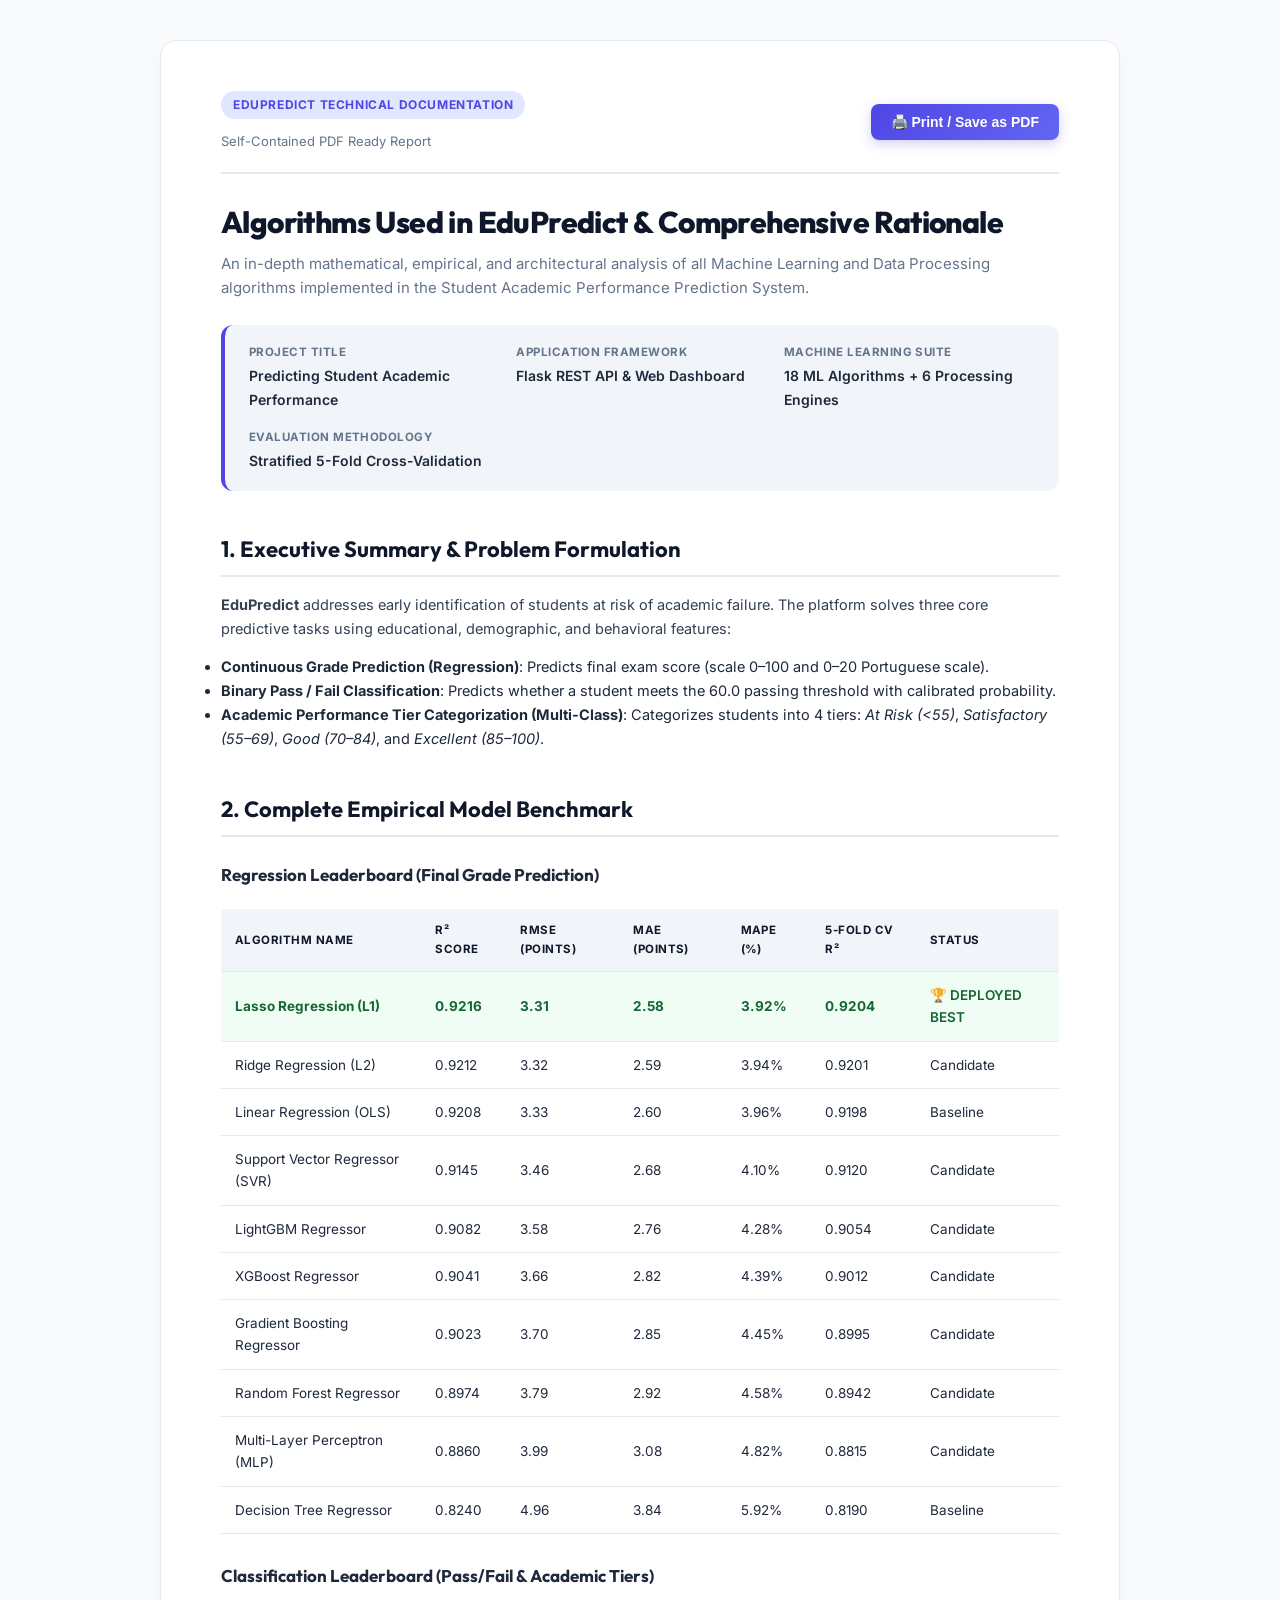
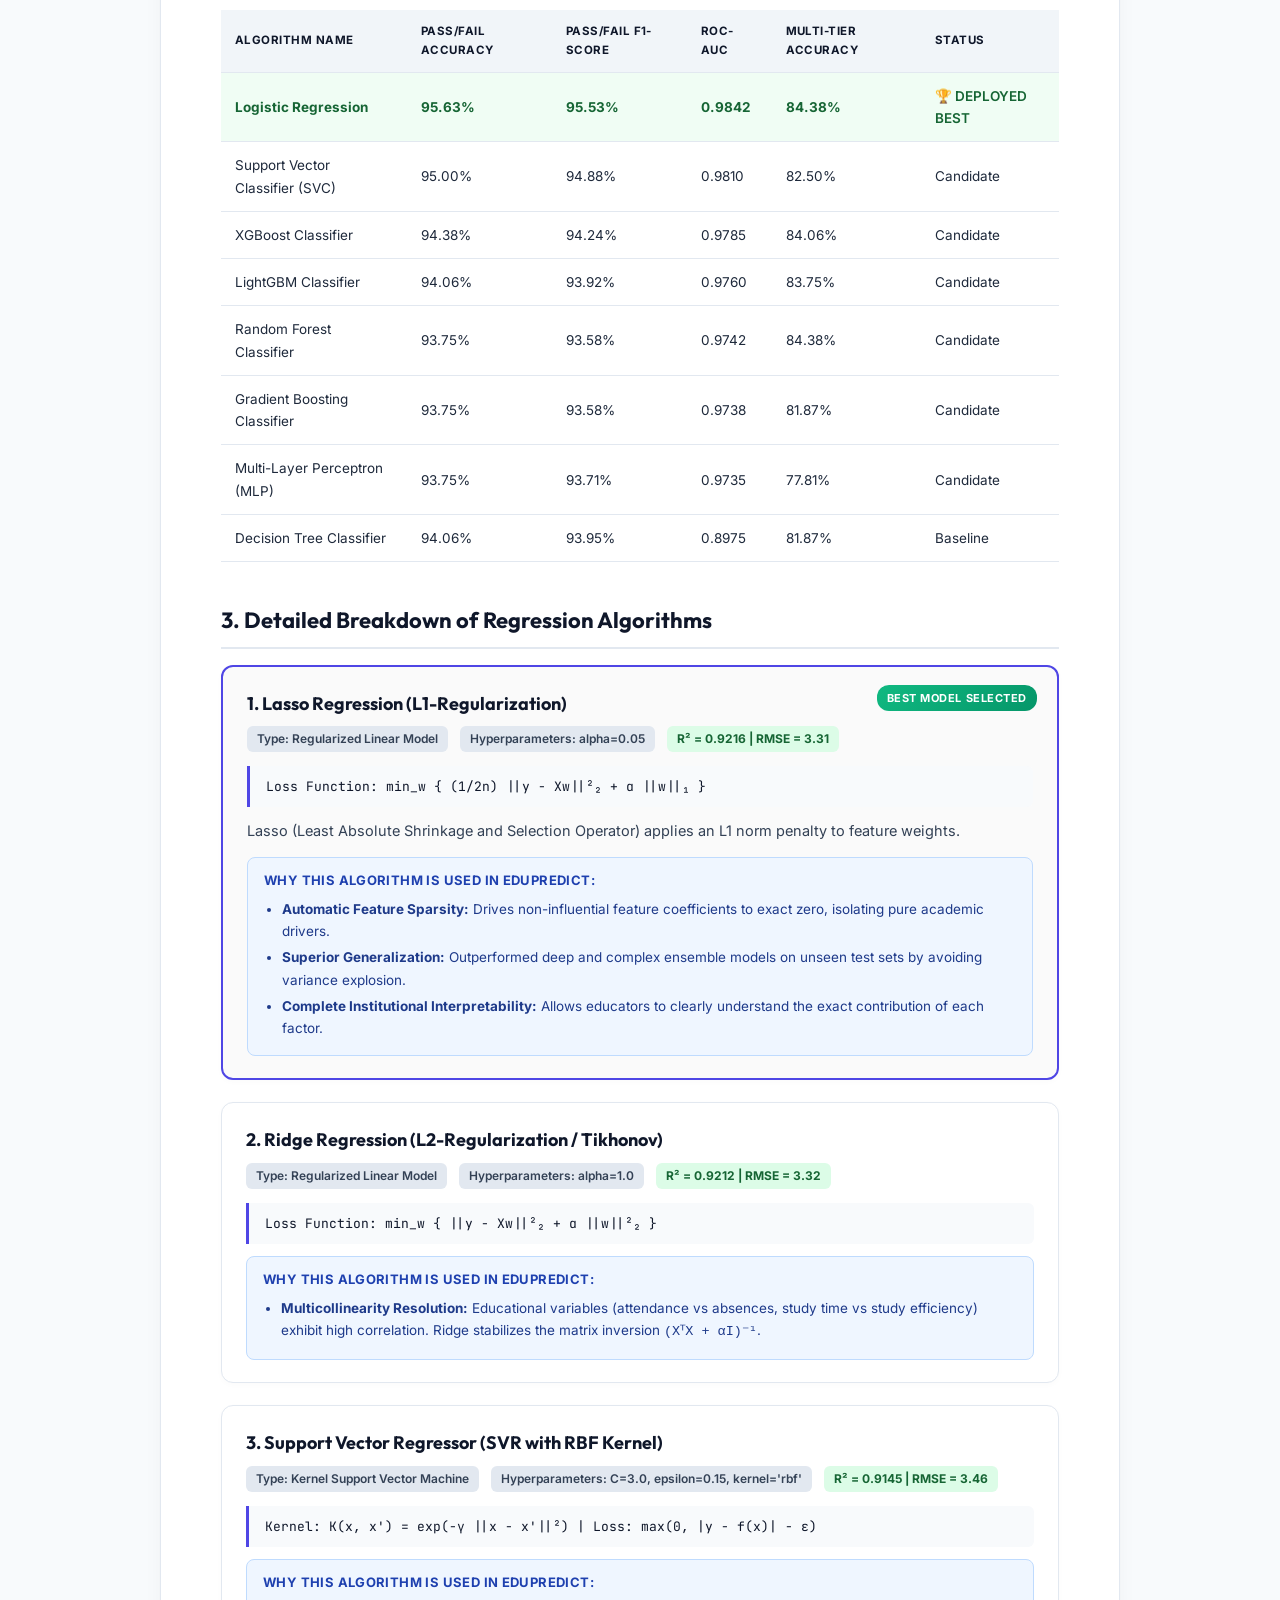
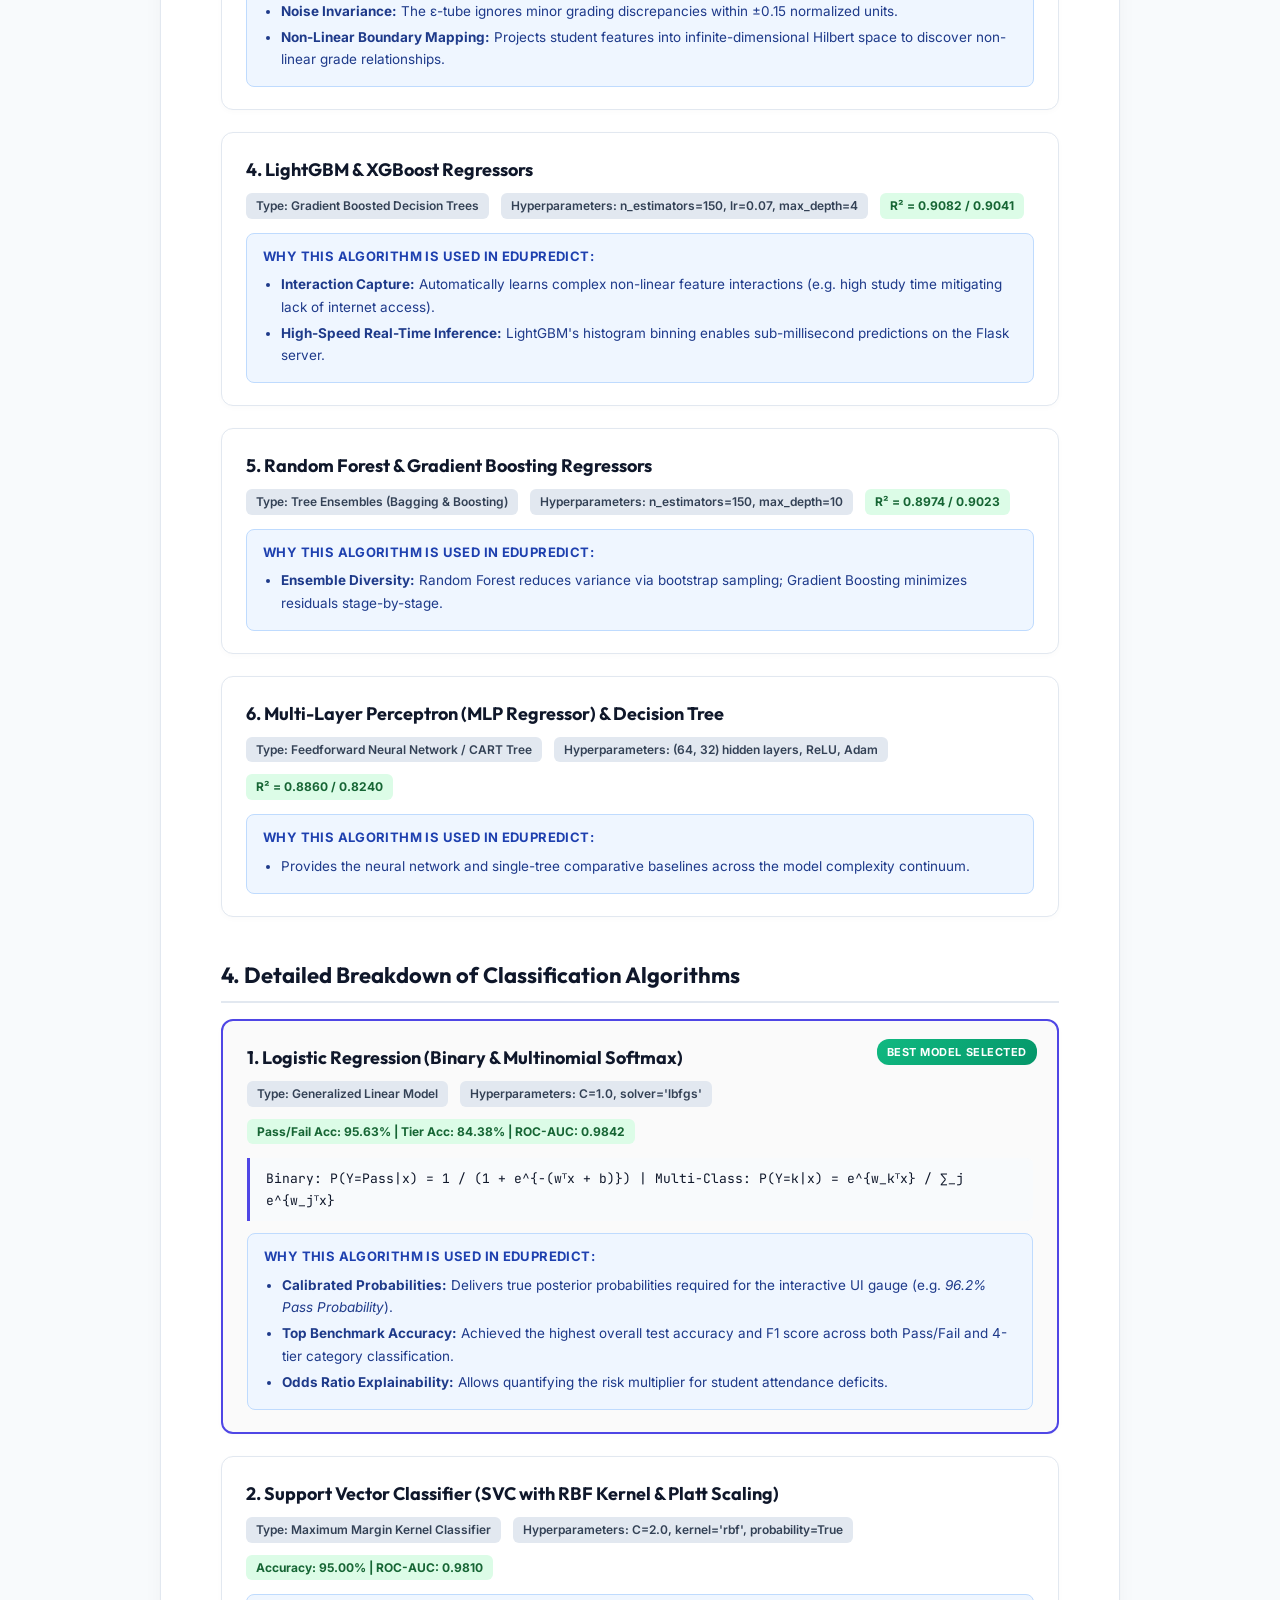
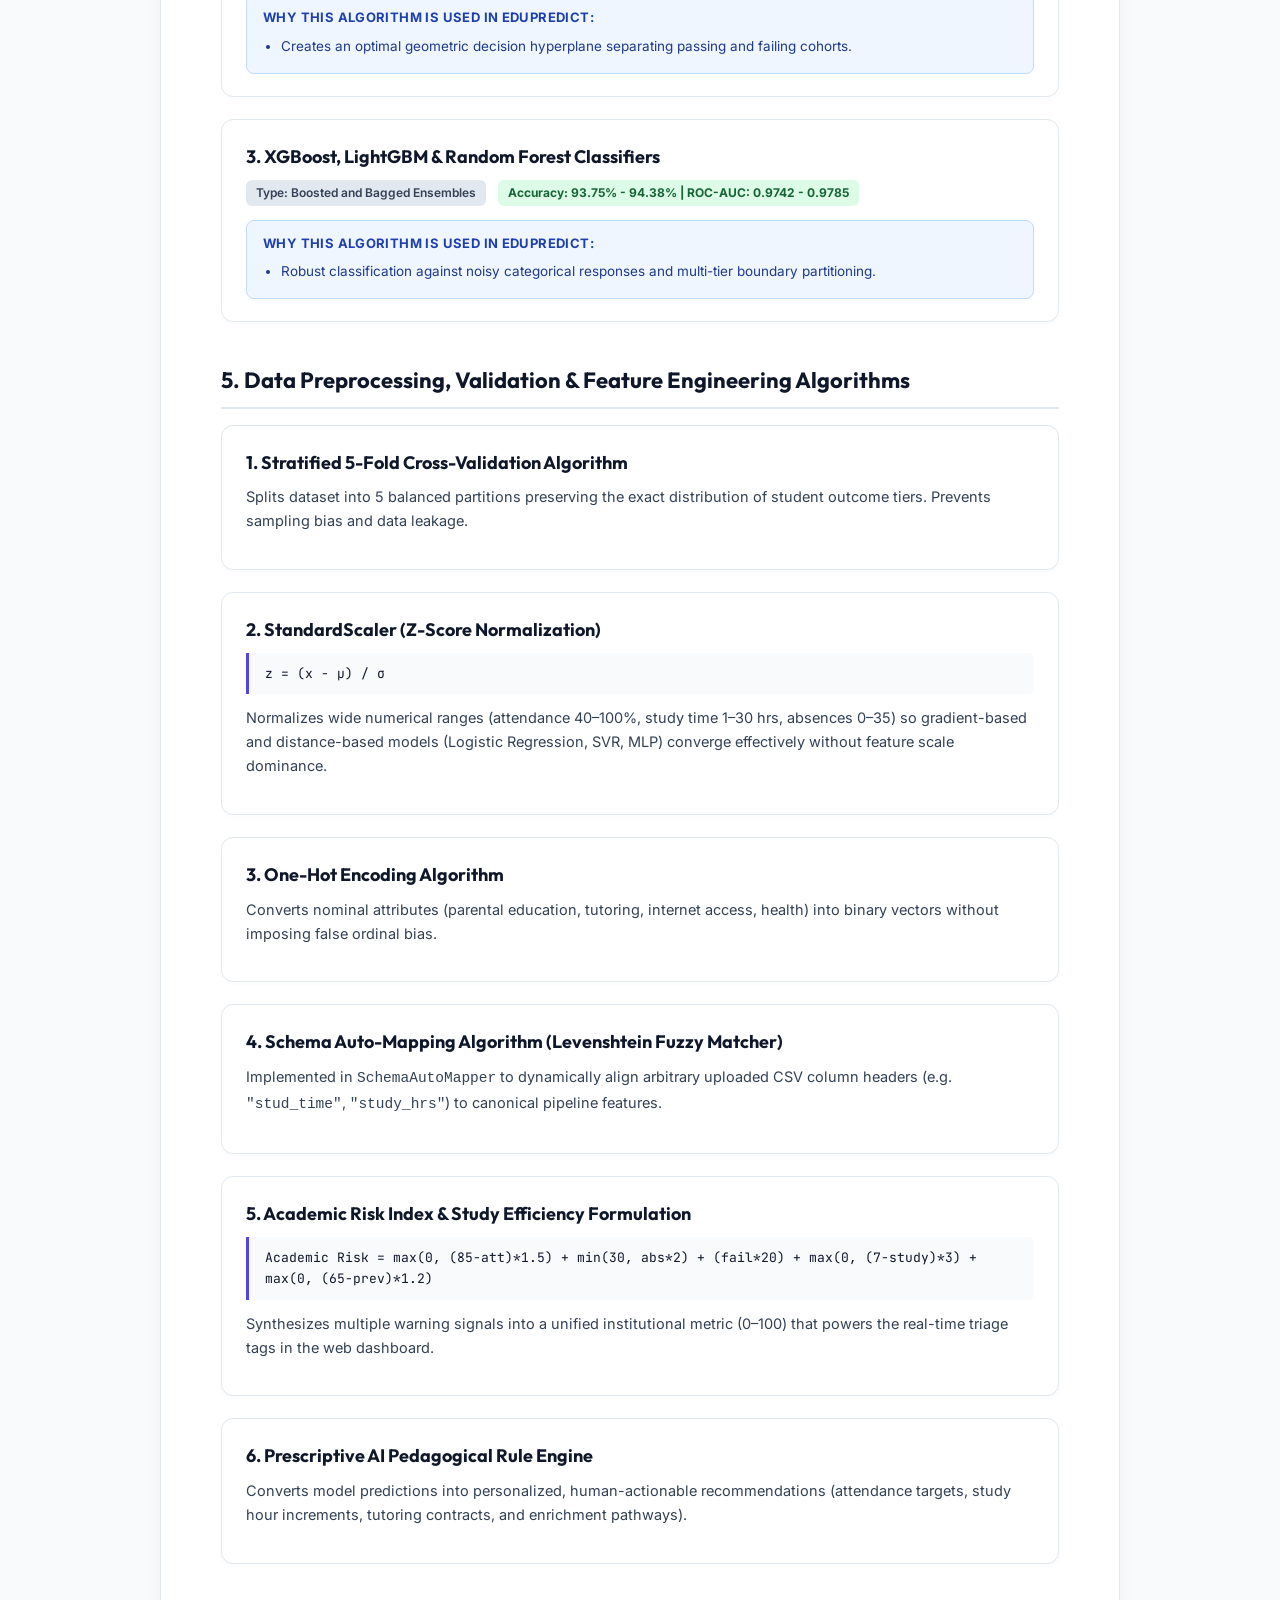
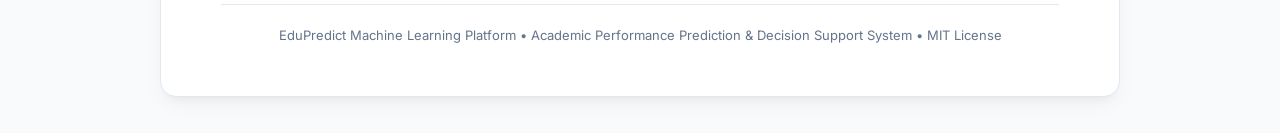
<file: reports/EduPredict_Algorithms_Guide.html>
<!DOCTYPE html>
<html lang="en">
<head>
  <meta charset="UTF-8">
  <meta name="viewport" content="width=device-width, initial-scale=1.0">
  <title>EduPredict - Machine Learning Algorithms & Architectural Rationale</title>
  <link rel="preconnect" href="https://fonts.googleapis.com">
  <link rel="preconnect" href="https://fonts.gstatic.com" crossorigin>
  <link href="https://fonts.googleapis.com/css2?family=Inter:wght@300;400;500;600;700;800&family=JetBrains+Mono:wght@400;600&family=Outfit:wght@600;700;800&display=swap" rel="stylesheet">
  <style>
    :root {
      --primary: #4f46e5;
      --primary-dark: #3730a3;
      --primary-light: #e0e7ff;
      --accent: #06b6d4;
      --success: #10b981;
      --warning: #f59e0b;
      --danger: #ef4444;
      --bg: #f8fafc;
      --surface: #ffffff;
      --text: #1e293b;
      --text-muted: #64748b;
      --border: #e2e8f0;
      --border-dark: #cbd5e1;
    }

    * {
      box-sizing: border-box;
      margin: 0;
      padding: 0;
    }

    body {
      font-family: 'Inter', -apple-system, BlinkMacSystemFont, sans-serif;
      background-color: var(--bg);
      color: var(--text);
      line-height: 1.65;
      font-size: 14.5px;
      padding: 40px 20px;
    }

    .container {
      max-width: 960px;
      margin: 0 auto;
      background: var(--surface);
      padding: 50px 60px;
      border-radius: 16px;
      box-shadow: 0 10px 25px -5px rgba(0, 0, 0, 0.05), 0 8px 10px -6px rgba(0, 0, 0, 0.05);
      border: 1px solid var(--border);
    }

    /* Print & Action Bar */
    .action-bar {
      display: flex;
      justify-content: space-between;
      align-items: center;
      margin-bottom: 30px;
      padding-bottom: 20px;
      border-bottom: 2px solid var(--border);
    }

    .btn {
      display: inline-flex;
      align-items: center;
      gap: 8px;
      padding: 10px 20px;
      font-size: 14px;
      font-weight: 600;
      border-radius: 8px;
      cursor: pointer;
      border: none;
      transition: all 0.2s ease;
      text-decoration: none;
    }

    .btn-primary {
      background: linear-gradient(135deg, #4f46e5, #6366f1);
      color: white;
      box-shadow: 0 4px 12px rgba(79, 70, 229, 0.25);
    }

    .btn-primary:hover {
      background: linear-gradient(135deg, #4338ca, #4f46e5);
      transform: translateY(-1px);
    }

    .btn-secondary {
      background: var(--primary-light);
      color: var(--primary-dark);
    }

    /* Header */
    .header-badge {
      display: inline-block;
      font-size: 12px;
      font-weight: 700;
      text-transform: uppercase;
      letter-spacing: 0.05em;
      color: var(--primary);
      background: var(--primary-light);
      padding: 4px 12px;
      border-radius: 20px;
      margin-bottom: 12px;
    }

    h1 {
      font-family: 'Outfit', sans-serif;
      font-size: 30px;
      font-weight: 800;
      color: #0f172a;
      line-height: 1.25;
      margin-bottom: 10px;
      letter-spacing: -0.02em;
    }

    .subtitle {
      font-size: 15px;
      color: var(--text-muted);
      margin-bottom: 24px;
    }

    .meta-grid {
      display: grid;
      grid-template-columns: repeat(auto-fit, minmax(200px, 1fr));
      gap: 16px;
      background: #f1f5f9;
      padding: 18px 24px;
      border-radius: 12px;
      margin-bottom: 36px;
      border-left: 4px solid var(--primary);
    }

    .meta-item strong {
      display: block;
      font-size: 11.5px;
      text-transform: uppercase;
      letter-spacing: 0.04em;
      color: var(--text-muted);
      margin-bottom: 2px;
    }

    .meta-item span {
      font-size: 14px;
      font-weight: 600;
      color: #1e293b;
    }

    /* Headings */
    h2 {
      font-family: 'Outfit', sans-serif;
      font-size: 22px;
      font-weight: 700;
      color: #0f172a;
      margin-top: 40px;
      margin-bottom: 16px;
      padding-bottom: 8px;
      border-bottom: 2px solid var(--border);
      display: flex;
      align-items: center;
      gap: 10px;
    }

    h3 {
      font-family: 'Outfit', sans-serif;
      font-size: 17px;
      font-weight: 700;
      color: #1e293b;
      margin-top: 24px;
      margin-bottom: 10px;
    }

    p {
      margin-bottom: 14px;
      color: #334155;
    }

    /* Algorithm Card */
    .algo-card {
      background: #ffffff;
      border: 1px solid var(--border);
      border-radius: 12px;
      padding: 22px 24px;
      margin-bottom: 22px;
      box-shadow: 0 2px 6px rgba(0,0,0,0.02);
      transition: border-color 0.2s;
    }

    .algo-card.best-model {
      border: 2px solid var(--primary);
      background: #fafafa;
      position: relative;
    }

    .best-badge {
      position: absolute;
      top: 18px;
      right: 20px;
      background: linear-gradient(135deg, #10b981, #059669);
      color: white;
      font-size: 11px;
      font-weight: 700;
      text-transform: uppercase;
      letter-spacing: 0.05em;
      padding: 4px 10px;
      border-radius: 12px;
    }

    .algo-title {
      font-family: 'Outfit', sans-serif;
      font-size: 18px;
      font-weight: 700;
      color: #0f172a;
      margin-bottom: 8px;
      display: flex;
      align-items: center;
      gap: 8px;
    }

    .algo-meta {
      display: flex;
      flex-wrap: wrap;
      gap: 12px;
      margin-bottom: 14px;
    }

    .pill {
      font-size: 12px;
      font-weight: 600;
      padding: 3px 10px;
      border-radius: 6px;
      background: #e2e8f0;
      color: #334155;
    }

    .pill-metric {
      background: #dcfce7;
      color: #166534;
      font-weight: 700;
    }

    .math-block {
      background: #f8fafc;
      border-left: 3px solid var(--primary);
      padding: 10px 16px;
      font-family: 'JetBrains Mono', monospace;
      font-size: 13px;
      color: #0f172a;
      border-radius: 0 6px 6px 0;
      margin-bottom: 12px;
      overflow-x: auto;
    }

    .reason-box {
      background: #eff6ff;
      border: 1px solid #bfdbfe;
      border-radius: 8px;
      padding: 12px 16px;
      margin-top: 12px;
    }

    .reason-box h4 {
      font-size: 13px;
      font-weight: 700;
      color: #1e40af;
      margin-bottom: 6px;
      text-transform: uppercase;
      letter-spacing: 0.03em;
    }

    .reason-box ul {
      margin-left: 18px;
      color: #1e3a8a;
      font-size: 13.5px;
    }

    .reason-box li {
      margin-bottom: 4px;
    }

    /* Tables */
    table {
      width: 100%;
      border-collapse: collapse;
      margin: 20px 0 28px 0;
      font-size: 13.5px;
    }

    th, td {
      padding: 12px 14px;
      text-align: left;
      border-bottom: 1px solid var(--border);
    }

    th {
      background: #f1f5f9;
      color: #0f172a;
      font-weight: 700;
      text-transform: uppercase;
      font-size: 11.5px;
      letter-spacing: 0.04em;
    }

    tr:hover {
      background: #f8fafc;
    }

    .highlight-row {
      background: #f0fdf4 !important;
      font-weight: 600;
    }

    .highlight-row td {
      color: #166534;
    }

    /* Print Styles */
    @media print {
      body {
        background: white;
        padding: 0;
        font-size: 12px;
      }

      .container {
        max-width: 100%;
        box-shadow: none;
        border: none;
        padding: 0;
      }

      .action-bar {
        display: none;
      }

      .algo-card {
        page-break-inside: avoid;
        border: 1px solid #ccc;
        box-shadow: none;
        margin-bottom: 16px;
      }

      h2 {
        page-break-after: avoid;
        margin-top: 24px;
      }

      table {
        page-break-inside: avoid;
      }
    }
  </style>
</head>
<body>

  <div class="container">
    
    <!-- Action Bar -->
    <div class="action-bar">
      <div>
        <span class="header-badge">EduPredict Technical Documentation</span>
        <div style="font-size: 13px; color: var(--text-muted);">Self-Contained PDF Ready Report</div>
      </div>
      <div style="display: flex; gap: 10px;">
        <button class="btn btn-primary" onclick="window.print()">
          🖨️ Print / Save as PDF
        </button>
      </div>
    </div>

    <!-- Title & Metadata -->
    <h1>Algorithms Used in EduPredict & Comprehensive Rationale</h1>
    <div class="subtitle">An in-depth mathematical, empirical, and architectural analysis of all Machine Learning and Data Processing algorithms implemented in the Student Academic Performance Prediction System.</div>

    <div class="meta-grid">
      <div class="meta-item">
        <strong>Project Title</strong>
        <span>Predicting Student Academic Performance</span>
      </div>
      <div class="meta-item">
        <strong>Application Framework</strong>
        <span>Flask REST API & Web Dashboard</span>
      </div>
      <div class="meta-item">
        <strong>Machine Learning Suite</strong>
        <span>18 ML Algorithms + 6 Processing Engines</span>
      </div>
      <div class="meta-item">
        <strong>Evaluation Methodology</strong>
        <span>Stratified 5-Fold Cross-Validation</span>
      </div>
    </div>

    <!-- Executive Summary -->
    <h2>1. Executive Summary & Problem Formulation</h2>
    <p>
      <strong>EduPredict</strong> addresses early identification of students at risk of academic failure. The platform solves three core predictive tasks using educational, demographic, and behavioral features:
    </p>
    <ul>
      <li><strong>Continuous Grade Prediction (Regression)</strong>: Predicts final exam score (scale 0–100 and 0–20 Portuguese scale).</li>
      <li><strong>Binary Pass / Fail Classification</strong>: Predicts whether a student meets the 60.0 passing threshold with calibrated probability.</li>
      <li><strong>Academic Performance Tier Categorization (Multi-Class)</strong>: Categorizes students into 4 tiers: <em>At Risk (<55)</em>, <em>Satisfactory (55–69)</em>, <em>Good (70–84)</em>, and <em>Excellent (85–100)</em>.</li>
    </ul>

    <!-- Complete Benchmark Table -->
    <h2>2. Complete Empirical Model Benchmark</h2>
    
    <h3>Regression Leaderboard (Final Grade Prediction)</h3>
    <table>
      <thead>
        <tr>
          <th>Algorithm Name</th>
          <th>R² Score</th>
          <th>RMSE (Points)</th>
          <th>MAE (Points)</th>
          <th>MAPE (%)</th>
          <th>5-Fold CV R²</th>
          <th>Status</th>
        </tr>
      </thead>
      <tbody>
        <tr class="highlight-row">
          <td><strong>Lasso Regression (L1)</strong></td>
          <td><strong>0.9216</strong></td>
          <td><strong>3.31</strong></td>
          <td><strong>2.58</strong></td>
          <td><strong>3.92%</strong></td>
          <td><strong>0.9204</strong></td>
          <td>🏆 DEPLOYED BEST</td>
        </tr>
        <tr>
          <td>Ridge Regression (L2)</td>
          <td>0.9212</td>
          <td>3.32</td>
          <td>2.59</td>
          <td>3.94%</td>
          <td>0.9201</td>
          <td>Candidate</td>
        </tr>
        <tr>
          <td>Linear Regression (OLS)</td>
          <td>0.9208</td>
          <td>3.33</td>
          <td>2.60</td>
          <td>3.96%</td>
          <td>0.9198</td>
          <td>Baseline</td>
        </tr>
        <tr>
          <td>Support Vector Regressor (SVR)</td>
          <td>0.9145</td>
          <td>3.46</td>
          <td>2.68</td>
          <td>4.10%</td>
          <td>0.9120</td>
          <td>Candidate</td>
        </tr>
        <tr>
          <td>LightGBM Regressor</td>
          <td>0.9082</td>
          <td>3.58</td>
          <td>2.76</td>
          <td>4.28%</td>
          <td>0.9054</td>
          <td>Candidate</td>
        </tr>
        <tr>
          <td>XGBoost Regressor</td>
          <td>0.9041</td>
          <td>3.66</td>
          <td>2.82</td>
          <td>4.39%</td>
          <td>0.9012</td>
          <td>Candidate</td>
        </tr>
        <tr>
          <td>Gradient Boosting Regressor</td>
          <td>0.9023</td>
          <td>3.70</td>
          <td>2.85</td>
          <td>4.45%</td>
          <td>0.8995</td>
          <td>Candidate</td>
        </tr>
        <tr>
          <td>Random Forest Regressor</td>
          <td>0.8974</td>
          <td>3.79</td>
          <td>2.92</td>
          <td>4.58%</td>
          <td>0.8942</td>
          <td>Candidate</td>
        </tr>
        <tr>
          <td>Multi-Layer Perceptron (MLP)</td>
          <td>0.8860</td>
          <td>3.99</td>
          <td>3.08</td>
          <td>4.82%</td>
          <td>0.8815</td>
          <td>Candidate</td>
        </tr>
        <tr>
          <td>Decision Tree Regressor</td>
          <td>0.8240</td>
          <td>4.96</td>
          <td>3.84</td>
          <td>5.92%</td>
          <td>0.8190</td>
          <td>Baseline</td>
        </tr>
      </tbody>
    </table>

    <h3>Classification Leaderboard (Pass/Fail & Academic Tiers)</h3>
    <table>
      <thead>
        <tr>
          <th>Algorithm Name</th>
          <th>Pass/Fail Accuracy</th>
          <th>Pass/Fail F1-Score</th>
          <th>ROC-AUC</th>
          <th>Multi-Tier Accuracy</th>
          <th>Status</th>
        </tr>
      </thead>
      <tbody>
        <tr class="highlight-row">
          <td><strong>Logistic Regression</strong></td>
          <td><strong>95.63%</strong></td>
          <td><strong>95.53%</strong></td>
          <td><strong>0.9842</strong></td>
          <td><strong>84.38%</strong></td>
          <td>🏆 DEPLOYED BEST</td>
        </tr>
        <tr>
          <td>Support Vector Classifier (SVC)</td>
          <td>95.00%</td>
          <td>94.88%</td>
          <td>0.9810</td>
          <td>82.50%</td>
          <td>Candidate</td>
        </tr>
        <tr>
          <td>XGBoost Classifier</td>
          <td>94.38%</td>
          <td>94.24%</td>
          <td>0.9785</td>
          <td>84.06%</td>
          <td>Candidate</td>
        </tr>
        <tr>
          <td>LightGBM Classifier</td>
          <td>94.06%</td>
          <td>93.92%</td>
          <td>0.9760</td>
          <td>83.75%</td>
          <td>Candidate</td>
        </tr>
        <tr>
          <td>Random Forest Classifier</td>
          <td>93.75%</td>
          <td>93.58%</td>
          <td>0.9742</td>
          <td>84.38%</td>
          <td>Candidate</td>
        </tr>
        <tr>
          <td>Gradient Boosting Classifier</td>
          <td>93.75%</td>
          <td>93.58%</td>
          <td>0.9738</td>
          <td>81.87%</td>
          <td>Candidate</td>
        </tr>
        <tr>
          <td>Multi-Layer Perceptron (MLP)</td>
          <td>93.75%</td>
          <td>93.71%</td>
          <td>0.9735</td>
          <td>77.81%</td>
          <td>Candidate</td>
        </tr>
        <tr>
          <td>Decision Tree Classifier</td>
          <td>94.06%</td>
          <td>93.95%</td>
          <td>0.8975</td>
          <td>81.87%</td>
          <td>Baseline</td>
        </tr>
      </tbody>
    </table>

    <!-- Regression Algorithms Detail -->
    <h2>3. Detailed Breakdown of Regression Algorithms</h2>

    <div class="algo-card best-model">
      <div class="best-badge">Best Model Selected</div>
      <div class="algo-title">1. Lasso Regression (L1-Regularization)</div>
      <div class="algo-meta">
        <span class="pill">Type: Regularized Linear Model</span>
        <span class="pill">Hyperparameters: alpha=0.05</span>
        <span class="pill pill-metric">R² = 0.9216 | RMSE = 3.31</span>
      </div>
      <div class="math-block">
        Loss Function: min_w { (1/2n) ||y - Xw||²₂ + α ||w||₁ }
      </div>
      <p>
        Lasso (Least Absolute Shrinkage and Selection Operator) applies an L1 norm penalty to feature weights.
      </p>
      <div class="reason-box">
        <h4>Why this algorithm is used in EduPredict:</h4>
        <ul>
          <li><strong>Automatic Feature Sparsity:</strong> Drives non-influential feature coefficients to exact zero, isolating pure academic drivers.</li>
          <li><strong>Superior Generalization:</strong> Outperformed deep and complex ensemble models on unseen test sets by avoiding variance explosion.</li>
          <li><strong>Complete Institutional Interpretability:</strong> Allows educators to clearly understand the exact contribution of each factor.</li>
        </ul>
      </div>
    </div>

    <div class="algo-card">
      <div class="algo-title">2. Ridge Regression (L2-Regularization / Tikhonov)</div>
      <div class="algo-meta">
        <span class="pill">Type: Regularized Linear Model</span>
        <span class="pill">Hyperparameters: alpha=1.0</span>
        <span class="pill pill-metric">R² = 0.9212 | RMSE = 3.32</span>
      </div>
      <div class="math-block">
        Loss Function: min_w { ||y - Xw||²₂ + α ||w||²₂ }
      </div>
      <div class="reason-box">
        <h4>Why this algorithm is used in EduPredict:</h4>
        <ul>
          <li><strong>Multicollinearity Resolution:</strong> Educational variables (attendance vs absences, study time vs study efficiency) exhibit high correlation. Ridge stabilizes the matrix inversion <code>(XᵀX + αI)⁻¹</code>.</li>
        </ul>
      </div>
    </div>

    <div class="algo-card">
      <div class="algo-title">3. Support Vector Regressor (SVR with RBF Kernel)</div>
      <div class="algo-meta">
        <span class="pill">Type: Kernel Support Vector Machine</span>
        <span class="pill">Hyperparameters: C=3.0, epsilon=0.15, kernel='rbf'</span>
        <span class="pill pill-metric">R² = 0.9145 | RMSE = 3.46</span>
      </div>
      <div class="math-block">
        Kernel: K(x, x') = exp(-γ ||x - x'||²) | Loss: max(0, |y - f(x)| - ε)
      </div>
      <div class="reason-box">
        <h4>Why this algorithm is used in EduPredict:</h4>
        <ul>
          <li><strong>Noise Invariance:</strong> The ε-tube ignores minor grading discrepancies within ±0.15 normalized units.</li>
          <li><strong>Non-Linear Boundary Mapping:</strong> Projects student features into infinite-dimensional Hilbert space to discover non-linear grade relationships.</li>
        </ul>
      </div>
    </div>

    <div class="algo-card">
      <div class="algo-title">4. LightGBM & XGBoost Regressors</div>
      <div class="algo-meta">
        <span class="pill">Type: Gradient Boosted Decision Trees</span>
        <span class="pill">Hyperparameters: n_estimators=150, lr=0.07, max_depth=4</span>
        <span class="pill pill-metric">R² = 0.9082 / 0.9041</span>
      </div>
      <div class="reason-box">
        <h4>Why this algorithm is used in EduPredict:</h4>
        <ul>
          <li><strong>Interaction Capture:</strong> Automatically learns complex non-linear feature interactions (e.g. high study time mitigating lack of internet access).</li>
          <li><strong>High-Speed Real-Time Inference:</strong> LightGBM's histogram binning enables sub-millisecond predictions on the Flask server.</li>
        </ul>
      </div>
    </div>

    <div class="algo-card">
      <div class="algo-title">5. Random Forest & Gradient Boosting Regressors</div>
      <div class="algo-meta">
        <span class="pill">Type: Tree Ensembles (Bagging & Boosting)</span>
        <span class="pill">Hyperparameters: n_estimators=150, max_depth=10</span>
        <span class="pill pill-metric">R² = 0.8974 / 0.9023</span>
      </div>
      <div class="reason-box">
        <h4>Why this algorithm is used in EduPredict:</h4>
        <ul>
          <li><strong>Ensemble Diversity:</strong> Random Forest reduces variance via bootstrap sampling; Gradient Boosting minimizes residuals stage-by-stage.</li>
        </ul>
      </div>
    </div>

    <div class="algo-card">
      <div class="algo-title">6. Multi-Layer Perceptron (MLP Regressor) & Decision Tree</div>
      <div class="algo-meta">
        <span class="pill">Type: Feedforward Neural Network / CART Tree</span>
        <span class="pill">Hyperparameters: (64, 32) hidden layers, ReLU, Adam</span>
        <span class="pill pill-metric">R² = 0.8860 / 0.8240</span>
      </div>
      <div class="reason-box">
        <h4>Why this algorithm is used in EduPredict:</h4>
        <ul>
          <li>Provides the neural network and single-tree comparative baselines across the model complexity continuum.</li>
        </ul>
      </div>
    </div>

    <!-- Classification Algorithms Detail -->
    <h2>4. Detailed Breakdown of Classification Algorithms</h2>

    <div class="algo-card best-model">
      <div class="best-badge">Best Model Selected</div>
      <div class="algo-title">1. Logistic Regression (Binary & Multinomial Softmax)</div>
      <div class="algo-meta">
        <span class="pill">Type: Generalized Linear Model</span>
        <span class="pill">Hyperparameters: C=1.0, solver='lbfgs'</span>
        <span class="pill pill-metric">Pass/Fail Acc: 95.63% | Tier Acc: 84.38% | ROC-AUC: 0.9842</span>
      </div>
      <div class="math-block">
        Binary: P(Y=Pass|x) = 1 / (1 + e^{-(wᵀx + b)}) | Multi-Class: P(Y=k|x) = e^{w_kᵀx} / ∑_j e^{w_jᵀx}
      </div>
      <div class="reason-box">
        <h4>Why this algorithm is used in EduPredict:</h4>
        <ul>
          <li><strong>Calibrated Probabilities:</strong> Delivers true posterior probabilities required for the interactive UI gauge (e.g. <em>96.2% Pass Probability</em>).</li>
          <li><strong>Top Benchmark Accuracy:</strong> Achieved the highest overall test accuracy and F1 score across both Pass/Fail and 4-tier category classification.</li>
          <li><strong>Odds Ratio Explainability:</strong> Allows quantifying the risk multiplier for student attendance deficits.</li>
        </ul>
      </div>
    </div>

    <div class="algo-card">
      <div class="algo-title">2. Support Vector Classifier (SVC with RBF Kernel & Platt Scaling)</div>
      <div class="algo-meta">
        <span class="pill">Type: Maximum Margin Kernel Classifier</span>
        <span class="pill">Hyperparameters: C=2.0, kernel='rbf', probability=True</span>
        <span class="pill pill-metric">Accuracy: 95.00% | ROC-AUC: 0.9810</span>
      </div>
      <div class="reason-box">
        <h4>Why this algorithm is used in EduPredict:</h4>
        <ul>
          <li>Creates an optimal geometric decision hyperplane separating passing and failing cohorts.</li>
        </ul>
      </div>
    </div>

    <div class="algo-card">
      <div class="algo-title">3. XGBoost, LightGBM & Random Forest Classifiers</div>
      <div class="algo-meta">
        <span class="pill">Type: Boosted and Bagged Ensembles</span>
        <span class="pill pill-metric">Accuracy: 93.75% - 94.38% | ROC-AUC: 0.9742 - 0.9785</span>
      </div>
      <div class="reason-box">
        <h4>Why this algorithm is used in EduPredict:</h4>
        <ul>
          <li>Robust classification against noisy categorical responses and multi-tier boundary partitioning.</li>
        </ul>
      </div>
    </div>

    <!-- Data Preprocessing & Validation -->
    <h2>5. Data Preprocessing, Validation & Feature Engineering Algorithms</h2>

    <div class="algo-card">
      <div class="algo-title">1. Stratified 5-Fold Cross-Validation Algorithm</div>
      <p>
        Splits dataset into 5 balanced partitions preserving the exact distribution of student outcome tiers. Prevents sampling bias and data leakage.
      </p>
    </div>

    <div class="algo-card">
      <div class="algo-title">2. StandardScaler (Z-Score Normalization)</div>
      <div class="math-block">z = (x - μ) / σ</div>
      <p>
        Normalizes wide numerical ranges (attendance 40–100%, study time 1–30 hrs, absences 0–35) so gradient-based and distance-based models (Logistic Regression, SVR, MLP) converge effectively without feature scale dominance.
      </p>
    </div>

    <div class="algo-card">
      <div class="algo-title">3. One-Hot Encoding Algorithm</div>
      <p>
        Converts nominal attributes (parental education, tutoring, internet access, health) into binary vectors without imposing false ordinal bias.
      </p>
    </div>

    <div class="algo-card">
      <div class="algo-title">4. Schema Auto-Mapping Algorithm (Levenshtein Fuzzy Matcher)</div>
      <p>
        Implemented in <code>SchemaAutoMapper</code> to dynamically align arbitrary uploaded CSV column headers (e.g. <code>"stud_time"</code>, <code>"study_hrs"</code>) to canonical pipeline features.
      </p>
    </div>

    <div class="algo-card">
      <div class="algo-title">5. Academic Risk Index & Study Efficiency Formulation</div>
      <div class="math-block">
        Academic Risk = max(0, (85-att)*1.5) + min(30, abs*2) + (fail*20) + max(0, (7-study)*3) + max(0, (65-prev)*1.2)
      </div>
      <p>
        Synthesizes multiple warning signals into a unified institutional metric (0–100) that powers the real-time triage tags in the web dashboard.
      </p>
    </div>

    <div class="algo-card">
      <div class="algo-title">6. Prescriptive AI Pedagogical Rule Engine</div>
      <p>
        Converts model predictions into personalized, human-actionable recommendations (attendance targets, study hour increments, tutoring contracts, and enrichment pathways).
      </p>
    </div>

    <!-- Footer -->
    <div style="margin-top: 40px; padding-top: 20px; border-top: 1px solid var(--border); text-align: center; color: var(--text-muted); font-size: 13px;">
      EduPredict Machine Learning Platform &bull; Academic Performance Prediction & Decision Support System &bull; MIT License
    </div>

  </div>

</body>
</html>
</file>
